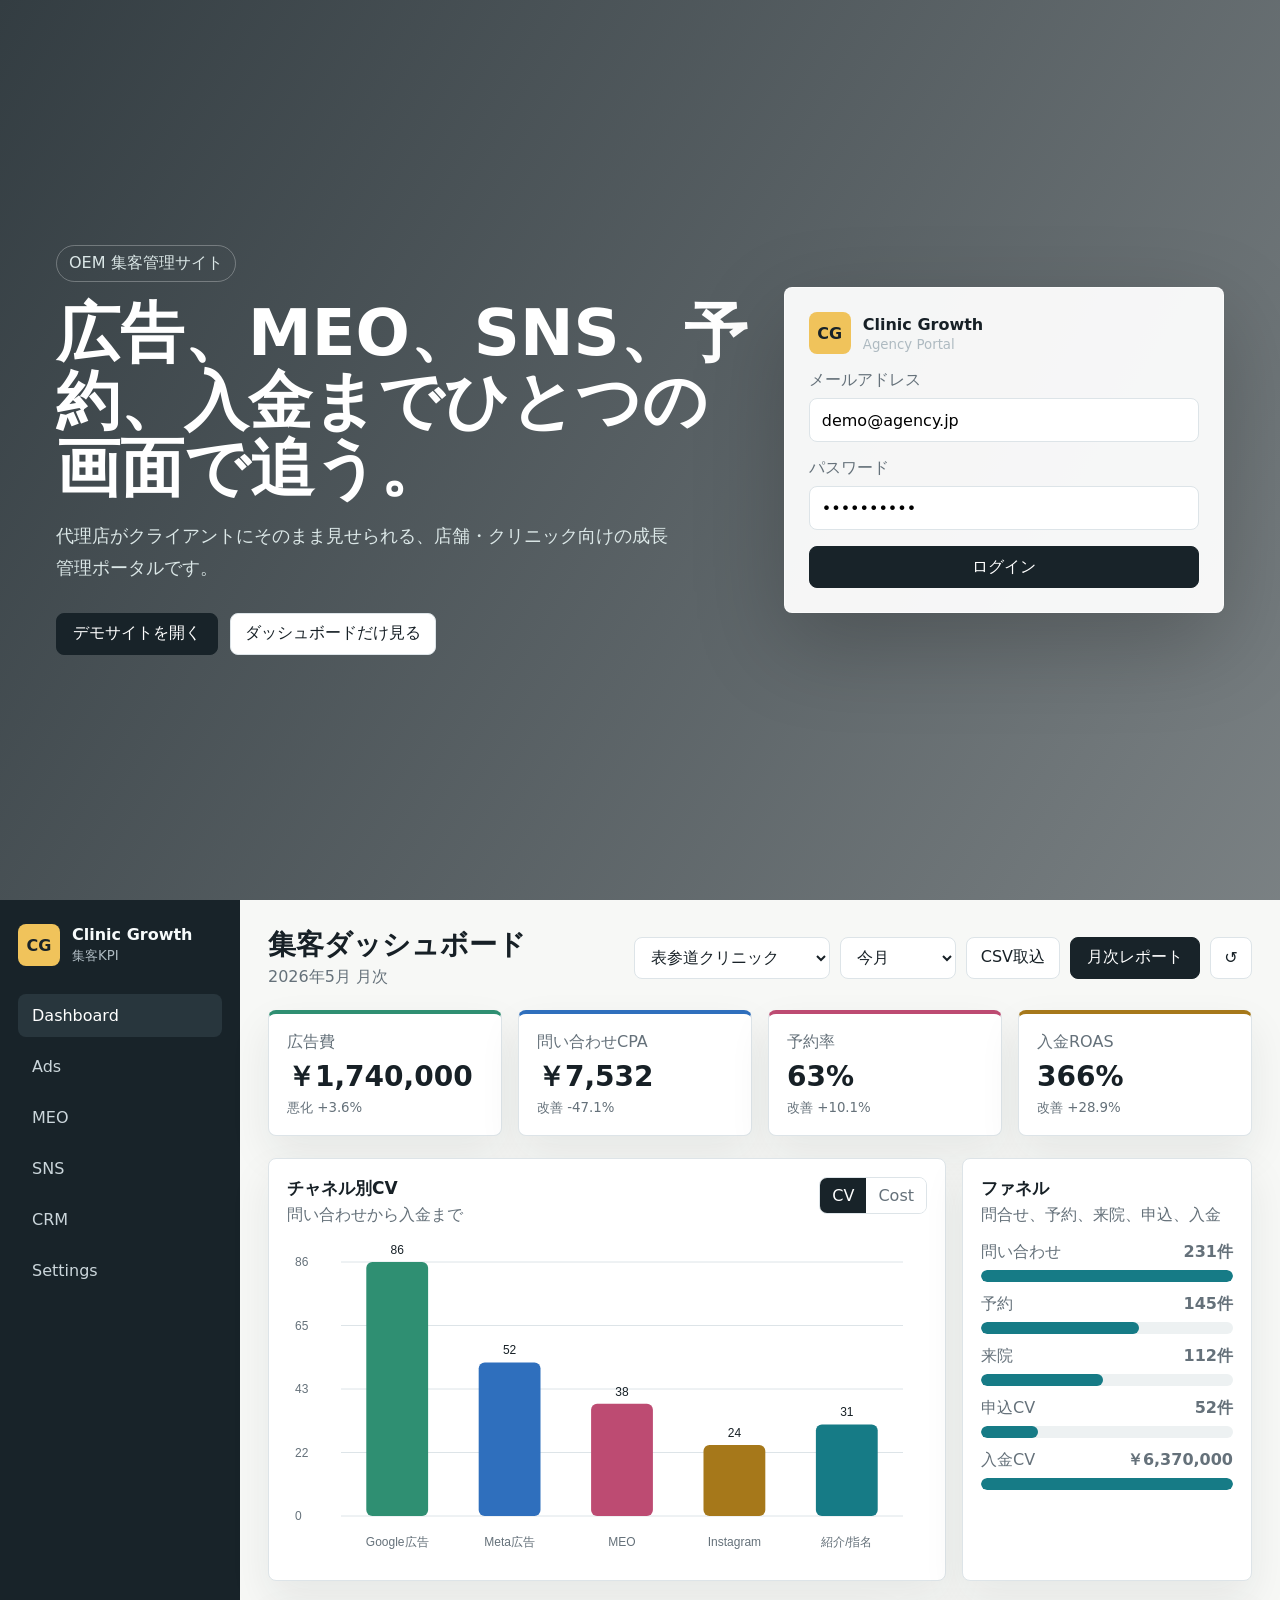
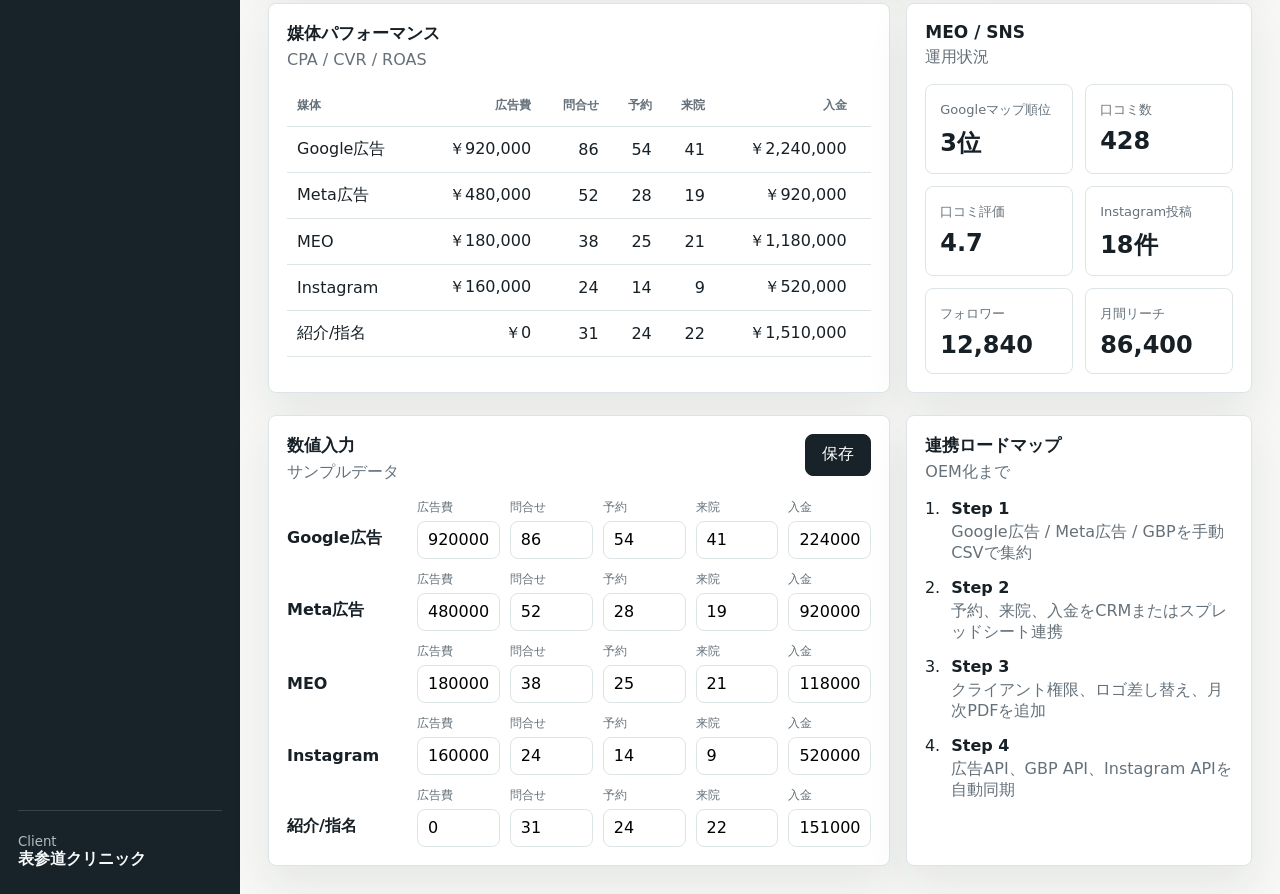
<file: index.html>
<!doctype html>
<html lang="ja">
  <head>
    <meta charset="utf-8" />
    <meta name="viewport" content="width=device-width, initial-scale=1" />
    <title>Clinic Growth OS</title>
    <link rel="stylesheet" href="./styles.css" />
  </head>
  <body>
    <section class="login-screen" id="loginScreen">
      <div class="login-copy">
        <span class="eyebrow">OEM 集客管理サイト</span>
        <h1>広告、MEO、SNS、予約、入金までひとつの画面で追う。</h1>
        <p>代理店がクライアントにそのまま見せられる、店舗・クリニック向けの成長管理ポータルです。</p>
        <div class="login-actions">
          <button class="primary-button" id="demoLogin" type="button">デモサイトを開く</button>
          <button class="secondary-button" id="previewLogin" type="button">ダッシュボードだけ見る</button>
        </div>
      </div>
      <div class="login-panel">
        <div class="brand">
          <span class="brand-mark">CG</span>
          <div>
            <strong>Clinic Growth</strong>
            <small>Agency Portal</small>
          </div>
        </div>
        <label>メールアドレス<input type="email" value="demo@agency.jp"></label>
        <label>パスワード<input type="password" value="growthdemo"></label>
        <button class="primary-button" id="panelLogin" type="button">ログイン</button>
      </div>
    </section>

    <div class="app-shell">
      <aside class="sidebar" aria-label="メインナビゲーション">
        <div class="brand">
          <span class="brand-mark">CG</span>
          <div>
            <strong>Clinic Growth</strong>
            <small>集客KPI</small>
          </div>
        </div>
        <nav class="nav-list">
          <button class="nav-item active" data-view="dashboard" type="button">Dashboard</button>
          <button class="nav-item" data-view="ads" type="button">Ads</button>
          <button class="nav-item" data-view="meo" type="button">MEO</button>
          <button class="nav-item" data-view="sns" type="button">SNS</button>
          <button class="nav-item" data-view="crm" type="button">CRM</button>
          <button class="nav-item" data-view="settings" type="button">Settings</button>
        </nav>
        <div class="account-block">
          <small>Client</small>
          <strong id="clientName">表参道クリニック</strong>
        </div>
      </aside>

      <main class="workspace">
        <header class="topbar">
          <div><h1>集客ダッシュボード</h1><p id="periodLabel">2026年5月 月次</p></div>
          <div class="toolbar">
            <select id="clientSelect" aria-label="クライアント">
              <option value="clinic">表参道クリニック</option>
              <option value="salon">銀座美容サロン</option>
              <option value="dental">横浜デンタル</option>
            </select>
            <select id="periodSelect" aria-label="期間">
              <option value="month">今月</option>
              <option value="lastMonth">前月</option>
              <option value="quarter">四半期</option>
            </select>
            <button id="importButton" class="secondary-button" type="button">CSV取込</button>
            <button id="reportButton" class="primary-button" type="button">月次レポート</button>
            <button id="resetButton" class="icon-button" type="button" title="初期値に戻す" aria-label="初期値に戻す">↺</button>
          </div>
        </header>

        <section class="kpi-grid view view-dashboard active" aria-label="主要KPI">
          <article class="metric accent-green"><span>広告費</span><strong id="adSpend">¥0</strong><small id="adSpendDelta">-</small></article>
          <article class="metric accent-blue"><span>問い合わせCPA</span><strong id="cpa">¥0</strong><small id="cpaDelta">-</small></article>
          <article class="metric accent-pink"><span>予約率</span><strong id="bookingRate">0%</strong><small id="bookingDelta">-</small></article>
          <article class="metric accent-gold"><span>入金ROAS</span><strong id="roas">0%</strong><small id="roasDelta">-</small></article>
        </section>

        <section class="main-grid view view-dashboard active">
          <div class="panel chart-panel">
            <div class="panel-head">
              <div><h2>チャネル別CV</h2><p>問い合わせから入金まで</p></div>
              <div class="segmented" role="group" aria-label="表示切替">
                <button class="segment active" data-chart="cv" type="button">CV</button>
                <button class="segment" data-chart="cost" type="button">Cost</button>
              </div>
            </div>
            <canvas id="channelChart" width="920" height="360" aria-label="チャネル別グラフ"></canvas>
          </div>
          <div class="panel funnel-panel">
            <div class="panel-head"><div><h2>ファネル</h2><p>問合せ、予約、来院、申込、入金</p></div></div>
            <div class="funnel-list" id="funnelList"></div>
          </div>
        </section>

        <section class="detail-grid view view-dashboard active">
          <div class="panel">
            <div class="panel-head"><div><h2>媒体パフォーマンス</h2><p>CPA / CVR / ROAS</p></div></div>
            <div class="table-wrap">
              <table><thead><tr><th>媒体</th><th>広告費</th><th>問合せ</th><th>予約</th><th>来院</th><th>入金</th><th>CPA</th><th>ROAS</th></tr></thead><tbody id="channelTable"></tbody></table>
            </div>
          </div>
          <div class="panel">
            <div class="panel-head"><div><h2>MEO / SNS</h2><p>運用状況</p></div></div>
            <div class="ops-grid">
              <div class="ops-item"><span>Googleマップ順位</span><strong id="mapRank">0位</strong></div>
              <div class="ops-item"><span>口コミ数</span><strong id="reviews">0</strong></div>
              <div class="ops-item"><span>口コミ評価</span><strong id="rating">0.0</strong></div>
              <div class="ops-item"><span>Instagram投稿</span><strong id="instaPosts">0</strong></div>
              <div class="ops-item"><span>フォロワー</span><strong id="followers">0</strong></div>
              <div class="ops-item"><span>月間リーチ</span><strong id="reach">0</strong></div>
            </div>
          </div>
        </section>

        <section class="editor-grid view view-dashboard active">
          <div class="panel"><div class="panel-head"><div><h2>数値入力</h2><p>サンプルデータ</p></div><button id="saveButton" class="primary-button" type="button">保存</button></div><div id="editor" class="editor"></div></div>
          <div class="panel"><div class="panel-head"><div><h2>連携ロードマップ</h2><p>OEM化まで</p></div></div><ol class="roadmap"><li><strong>Step 1</strong><span>Google広告 / Meta広告 / GBPを手動CSVで集約</span></li><li><strong>Step 2</strong><span>予約、来院、入金をCRMまたはスプレッドシート連携</span></li><li><strong>Step 3</strong><span>クライアント権限、ロゴ差し替え、月次PDFを追加</span></li><li><strong>Step 4</strong><span>広告API、GBP API、Instagram APIを自動同期</span></li></ol></div>
        </section>

        <section class="view view-ads"><div class="panel"><div class="panel-head"><div><h2>広告運用</h2><p>媒体別の予算、成果、改善ステータス</p></div><button class="primary-button" id="addChannelButton" type="button">媒体を追加</button></div><div class="kanban" id="adsBoard"></div></div></section>

        <section class="view view-meo"><div class="split-grid"><div class="panel"><div class="panel-head"><div><h2>MEO順位トラッカー</h2><p>キーワードごとの順位とアクション</p></div><button class="secondary-button" id="addKeywordButton" type="button">キーワード追加</button></div><div class="rank-list" id="rankList"></div></div><div class="panel"><div class="panel-head"><div><h2>口コミ対応</h2><p>返信漏れと評価推移</p></div></div><div class="review-box"><strong id="reviewScore">4.7</strong><span>平均評価</span><div class="review-meter"><span id="reviewMeter"></span></div></div><div class="todo-list" id="meoTodos"></div></div></div></section>

        <section class="view view-sns"><div class="split-grid"><div class="panel"><div class="panel-head"><div><h2>Instagram運用</h2><p>投稿、リーチ、保存、導線</p></div><button class="primary-button" id="addPostButton" type="button">投稿予定を作成</button></div><div class="content-calendar" id="contentCalendar"></div></div><div class="panel"><div class="panel-head"><div><h2>投稿アイデア</h2><p>今月の打ち手</p></div></div><div class="idea-list" id="ideaList"></div></div></div></section>

        <section class="view view-crm"><div class="panel"><div class="panel-head"><div><h2>CRMパイプライン</h2><p>問い合わせから入金までの顧客ステータス</p></div><button class="primary-button" id="addLeadButton" type="button">リード追加</button></div><div class="pipeline" id="pipeline"></div></div></section>

        <section class="view view-settings"><div class="split-grid"><div class="panel"><div class="panel-head"><div><h2>OEM設定</h2><p>代理店ブランドで提供するための基本項目</p></div></div><div class="settings-form"><label>サービス名<input id="serviceNameInput" type="text" value="Clinic Growth OS"></label><label>代理店名<input id="agencyNameInput" type="text" value="Your Agency"></label><label>ブランドカラー<input id="brandColorInput" type="text" value="#2f8f72"></label><label>独自ドメイン<input id="domainInput" type="text" value="dashboard.example.jp"></label><button class="primary-button" id="saveSettingsButton" type="button">設定を反映</button></div></div><div class="panel"><div class="panel-head"><div><h2>データ連携</h2><p>本番化で接続する外部サービス</p></div></div><div class="integration-list" id="integrationList"></div></div></div></section>
      </main>
    </div>

    <div class="modal-backdrop" id="importModal" hidden><div class="modal" role="dialog" aria-modal="true" aria-labelledby="importTitle"><div class="panel-head"><div><h2 id="importTitle">CSV取込</h2><p>広告、予約、来院、入金データを月次で反映</p></div><button class="icon-button" id="closeImport" type="button" aria-label="閉じる">×</button></div><div class="drop-zone"><strong>CSVファイルをここに追加</strong><span>下のサンプルを取り込むと、広告費とCVがダッシュボードに反映されます。</span></div><textarea class="csv-input" id="csvInput" aria-label="CSV入力">媒体,広告費,問合せ,予約,来院,申込,入金
Google広告,980000,92,61,46,21,2580000
Meta広告,520000,58,33,22,10,1080000
MEO,180000,44,31,27,12,1460000
Instagram,190000,31,18,13,6,740000</textarea><div class="modal-actions"><button class="secondary-button" id="cancelImport" type="button">キャンセル</button><button class="primary-button" id="runImport" type="button">取込を開始</button></div></div></div>

    <div class="modal-backdrop" id="leadModal" hidden><div class="modal" role="dialog" aria-modal="true" aria-labelledby="leadTitle"><div class="panel-head"><div><h2 id="leadTitle">リード追加</h2><p>問い合わせをCRMパイプラインへ追加</p></div><button class="icon-button" id="closeLead" type="button" aria-label="閉じる">×</button></div><div class="settings-form"><label>顧客名<input id="leadNameInput" type="text" value="新規リード様"></label><label>流入元<input id="leadSourceInput" type="text" value="Google広告"></label><label>見込み金額<input id="leadValueInput" inputmode="numeric" type="text" value="120000"></label></div><div class="modal-actions"><button class="secondary-button" id="cancelLead" type="button">キャンセル</button><button class="primary-button" id="createLead" type="button">追加</button></div></div></div>

    <div class="toast" id="toast" hidden>保存しました</div>
    <script src="./app.js"></script>
  </body>
</html>
</file>
<file: styles.css>
:root {
  --ink: #172026;
  --muted: #65717a;
  --line: #dde4e8;
  --paper: #f7f8f6;
  --panel: #ffffff;
  --green: #2f8f72;
  --blue: #2f6fbd;
  --pink: #bd4b72;
  --gold: #a6781a;
  --teal: #167b86;
  --shadow: 0 18px 42px rgba(23, 32, 38, 0.08);
  font-family: Inter, "Hiragino Kaku Gothic ProN", "Yu Gothic", Meiryo, system-ui, sans-serif;
}

* { box-sizing: border-box; }

body {
  margin: 0;
  background: var(--paper);
  color: var(--ink);
}

button, select, input { font: inherit; }

.app-shell {
  display: grid;
  grid-template-columns: 240px minmax(0, 1fr);
  min-height: 100vh;
}

.login-screen {
  min-height: 100vh;
  display: grid;
  grid-template-columns: minmax(0, 1.1fr) minmax(360px, 0.7fr);
  gap: 36px;
  align-items: center;
  padding: 56px;
  background:
    linear-gradient(120deg, rgba(24, 35, 41, 0.88), rgba(24, 35, 41, 0.56)),
    url("https://images.unsplash.com/photo-1557804506-669a67965ba0?auto=format&fit=crop&w=1600&q=80");
  background-size: cover;
  background-position: center;
  color: #fff;
}

.login-screen.hidden { display: none; }
.login-copy { max-width: 780px; }

.eyebrow {
  display: inline-block;
  border: 1px solid rgba(255, 255, 255, 0.28);
  border-radius: 999px;
  padding: 7px 12px;
  color: #dbe7e7;
  margin-bottom: 18px;
}

.login-copy h1 {
  font-size: clamp(34px, 5vw, 68px);
  line-height: 1.05;
  max-width: 900px;
}

.login-copy p {
  margin-top: 18px;
  color: #dbe7e7;
  font-size: 18px;
  line-height: 1.8;
  max-width: 620px;
}

.login-actions {
  display: flex;
  gap: 12px;
  margin-top: 28px;
  flex-wrap: wrap;
}

.login-panel {
  background: rgba(255, 255, 255, 0.94);
  color: var(--ink);
  border: 1px solid rgba(255, 255, 255, 0.64);
  border-radius: 8px;
  box-shadow: 0 30px 90px rgba(0, 0, 0, 0.22);
  padding: 24px;
  display: grid;
  gap: 16px;
}

.login-panel label, .settings-form label {
  display: grid;
  gap: 7px;
  color: var(--muted);
}

.login-panel input, .settings-form input {
  border: 1px solid var(--line);
  border-radius: 8px;
  min-height: 44px;
  padding: 0 12px;
}

.sidebar {
  background: #182329;
  color: #f7fbfb;
  padding: 24px 18px;
  display: flex;
  flex-direction: column;
  gap: 28px;
}

.brand {
  display: flex;
  align-items: center;
  gap: 12px;
}

.brand-mark {
  display: grid;
  place-items: center;
  width: 42px;
  height: 42px;
  border-radius: 8px;
  background: #f0c35b;
  color: #182329;
  font-weight: 800;
}

.brand strong, .brand small, .account-block strong, .account-block small { display: block; }
.brand small, .account-block small { color: #aebac1; margin-top: 3px; }

.nav-list { display: grid; gap: 8px; }
.nav-item {
  border: 0;
  border-radius: 8px;
  background: transparent;
  color: #cbd6db;
  padding: 12px 14px;
  text-align: left;
  cursor: pointer;
}
.nav-item.active, .nav-item:hover { background: #28363d; color: #ffffff; }

.account-block {
  margin-top: auto;
  border-top: 1px solid rgba(255, 255, 255, 0.14);
  padding-top: 20px;
}

.workspace { padding: 28px; display: grid; gap: 22px; }
.topbar { display: flex; justify-content: space-between; gap: 18px; align-items: center; }
h1, h2, p { margin: 0; }
h1 { font-size: 28px; line-height: 1.2; }
h2 { font-size: 17px; }
p, small, th, td, label, span { letter-spacing: 0; }
.topbar p, .panel-head p { color: var(--muted); margin-top: 5px; }
.toolbar { display: flex; gap: 10px; align-items: center; }

select, .icon-button, .primary-button, .secondary-button {
  border: 1px solid var(--line);
  border-radius: 8px;
  background: #fff;
  color: var(--ink);
  min-height: 42px;
}
select { padding: 0 34px 0 12px; }
.icon-button { width: 42px; cursor: pointer; }
.primary-button {
  border-color: #182329;
  background: #182329;
  color: #fff;
  padding: 0 16px;
  cursor: pointer;
}
.secondary-button { background: #fff; padding: 0 14px; cursor: pointer; }
.secondary-button:hover, .icon-button:hover { background: #f0f4f4; }

.view { display: none; }
.view.active { display: block; }
.kpi-grid.view.active, .main-grid.view.active, .detail-grid.view.active, .editor-grid.view.active { display: grid; }

.kpi-grid { display: grid; grid-template-columns: repeat(4, minmax(0, 1fr)); gap: 16px; }
.metric, .panel {
  background: var(--panel);
  border: 1px solid var(--line);
  border-radius: 8px;
  box-shadow: var(--shadow);
}
.metric { padding: 18px; border-top: 4px solid var(--green); }
.metric span, .metric small { display: block; color: var(--muted); }
.metric strong { display: block; margin: 10px 0 8px; font-size: 28px; line-height: 1; }
.accent-blue { border-top-color: var(--blue); }
.accent-pink { border-top-color: var(--pink); }
.accent-gold { border-top-color: var(--gold); }

.main-grid { display: grid; grid-template-columns: minmax(0, 1.9fr) minmax(290px, 0.8fr); gap: 16px; }
.detail-grid, .editor-grid, .split-grid { display: grid; grid-template-columns: minmax(0, 1.35fr) minmax(310px, 0.75fr); gap: 16px; }
.panel { padding: 18px; min-width: 0; }
.panel-head { display: flex; justify-content: space-between; align-items: flex-start; gap: 14px; margin-bottom: 16px; }
.segmented { display: flex; border: 1px solid var(--line); border-radius: 8px; overflow: hidden; }
.segment { border: 0; background: #fff; color: var(--muted); padding: 8px 12px; cursor: pointer; }
.segment.active { background: #182329; color: #fff; }
canvas { width: 100%; height: 320px; display: block; }

.funnel-list, .rank-list, .todo-list, .idea-list, .integration-list, .editor, .settings-form { display: grid; gap: 12px; }
.funnel-row { display: grid; gap: 7px; }
.funnel-meta { display: flex; justify-content: space-between; color: var(--muted); }
.bar-track { height: 12px; border-radius: 8px; background: #edf1f2; overflow: hidden; }
.bar-fill { height: 100%; border-radius: 8px; background: var(--teal); }
.table-wrap { overflow-x: auto; }
table { width: 100%; border-collapse: collapse; min-width: 760px; }
th, td { border-bottom: 1px solid var(--line); padding: 12px 10px; text-align: right; white-space: nowrap; }
th:first-child, td:first-child { text-align: left; }
th { color: var(--muted); font-size: 12px; }

.ops-grid { display: grid; grid-template-columns: repeat(2, minmax(0, 1fr)); gap: 12px; }
.ops-item { border: 1px solid var(--line); border-radius: 8px; padding: 14px; min-height: 78px; }
.ops-item span { color: var(--muted); font-size: 13px; }
.ops-item strong { display: block; margin-top: 8px; font-size: 24px; }
.editor-row { display: grid; grid-template-columns: 120px repeat(5, minmax(80px, 1fr)); gap: 10px; align-items: end; }
.editor-row strong { padding-bottom: 10px; }
.field { display: grid; gap: 5px; }
.field label { color: var(--muted); font-size: 12px; }
.field input { width: 100%; border: 1px solid var(--line); border-radius: 8px; min-height: 38px; padding: 0 10px; }
.roadmap { margin: 0; padding-left: 20px; display: grid; gap: 14px; }
.roadmap li { padding-left: 6px; }
.roadmap strong, .roadmap span { display: block; }
.roadmap span { color: var(--muted); margin-top: 4px; }

.kanban { display: grid; grid-template-columns: repeat(4, minmax(210px, 1fr)); gap: 14px; overflow-x: auto; }
.kanban-col { border: 1px solid var(--line); border-radius: 8px; background: #fbfcfb; padding: 12px; min-height: 360px; }
.kanban-col h3, .pipeline-col h3 { margin: 0 0 12px; font-size: 14px; color: var(--muted); }
.task-card, .lead-card, .idea-card, .integration-item, .rank-row, .todo-item { border: 1px solid var(--line); border-radius: 8px; background: #fff; padding: 12px; }
.task-card, .lead-card { display: grid; gap: 10px; margin-bottom: 10px; cursor: pointer; }
.task-card.done { opacity: 0.62; }
.task-card.done strong { text-decoration: line-through; }
.task-card strong, .lead-card strong, .idea-card strong { line-height: 1.35; }
.task-meta { display: flex; justify-content: space-between; gap: 10px; color: var(--muted); font-size: 12px; }
.status-pill { border-radius: 999px; padding: 4px 8px; background: #eef5f3; color: var(--green); font-size: 12px; width: fit-content; }
.rank-row { display: grid; grid-template-columns: 1fr auto; gap: 10px; align-items: center; }
.rank-row span, .todo-item span, .integration-item span, .lead-card span { color: var(--muted); font-size: 13px; }
.rank-value { font-size: 22px; font-weight: 800; }
.review-box { border: 1px solid var(--line); border-radius: 8px; padding: 18px; margin-bottom: 14px; background: #fbfcfb; }
.review-box strong { font-size: 40px; line-height: 1; }
.review-box span { display: block; color: var(--muted); margin: 6px 0 14px; }
.review-meter { height: 10px; border-radius: 8px; background: #edf1f2; overflow: hidden; }
.review-meter span { display: block; height: 100%; margin: 0; background: var(--gold); }

.content-calendar { display: grid; grid-template-columns: repeat(7, minmax(74px, 1fr)); gap: 8px; }
.calendar-day { min-height: 88px; border: 1px solid var(--line); border-radius: 8px; background: #fff; padding: 8px; display: grid; align-content: start; gap: 6px; }
.calendar-day small { color: var(--muted); }
.calendar-post { border-radius: 6px; background: #eaf3f1; color: #126254; padding: 5px 6px; font-size: 12px; line-height: 1.2; }
.idea-card { display: grid; gap: 8px; }
.pipeline { display: grid; grid-template-columns: repeat(5, minmax(190px, 1fr)); gap: 12px; overflow-x: auto; }
.pipeline-col { border: 1px solid var(--line); border-radius: 8px; background: #fbfcfb; padding: 12px; min-height: 380px; }
.lead-card b { font-size: 13px; }
.integration-item { display: grid; grid-template-columns: 1fr auto; gap: 10px; align-items: center; }
.integration-status { border-radius: 999px; padding: 4px 8px; background: #f4f1e7; color: var(--gold); font-size: 12px; }

.modal-backdrop { position: fixed; inset: 0; display: grid; place-items: center; padding: 18px; background: rgba(15, 22, 26, 0.45); z-index: 10; }
.modal-backdrop[hidden] { display: none; }
.modal { width: min(560px, 100%); border-radius: 8px; background: #fff; padding: 18px; box-shadow: 0 30px 80px rgba(0, 0, 0, 0.22); }
.drop-zone { border: 1px dashed #9eabb2; border-radius: 8px; min-height: 180px; display: grid; place-content: center; text-align: center; gap: 8px; background: #fbfcfb; }
.drop-zone span { color: var(--muted); }
.csv-input { width: 100%; min-height: 150px; margin-top: 14px; border: 1px solid var(--line); border-radius: 8px; padding: 12px; resize: vertical; font: 13px ui-monospace, SFMono-Regular, Menlo, Consolas, monospace; }
.modal-actions { display: flex; justify-content: flex-end; gap: 10px; margin-top: 16px; }
.toast { position: fixed; right: 22px; bottom: 22px; z-index: 20; border-radius: 8px; background: #182329; color: #fff; padding: 12px 14px; box-shadow: 0 20px 50px rgba(0, 0, 0, 0.22); }
.toast[hidden] { display: none; }

@media print {
  .sidebar, .toolbar, .editor-grid, .login-screen { display: none !important; }
  .app-shell { display: block; }
  .workspace { padding: 0; }
  .panel, .metric { box-shadow: none; }
}

@media (max-width: 1100px) {
  .login-screen { grid-template-columns: 1fr; padding: 32px; }
  .app-shell { grid-template-columns: 1fr; }
  .sidebar { position: sticky; top: 0; z-index: 2; flex-direction: row; align-items: center; overflow-x: auto; }
  .nav-list { display: flex; }
  .account-block { margin-top: 0; margin-left: auto; border-top: 0; padding-top: 0; }
  .main-grid, .detail-grid, .editor-grid, .split-grid { grid-template-columns: 1fr; }
}

@media (max-width: 760px) {
  .workspace { padding: 18px; }
  .topbar, .panel-head { display: grid; }
  .toolbar, .nav-list { width: 100%; }
  .kpi-grid, .ops-grid { grid-template-columns: 1fr; }
  .editor-row { grid-template-columns: 1fr 1fr; }
  .editor-row strong { grid-column: 1 / -1; }
  .content-calendar { grid-template-columns: repeat(2, minmax(0, 1fr)); }
}
</file>
